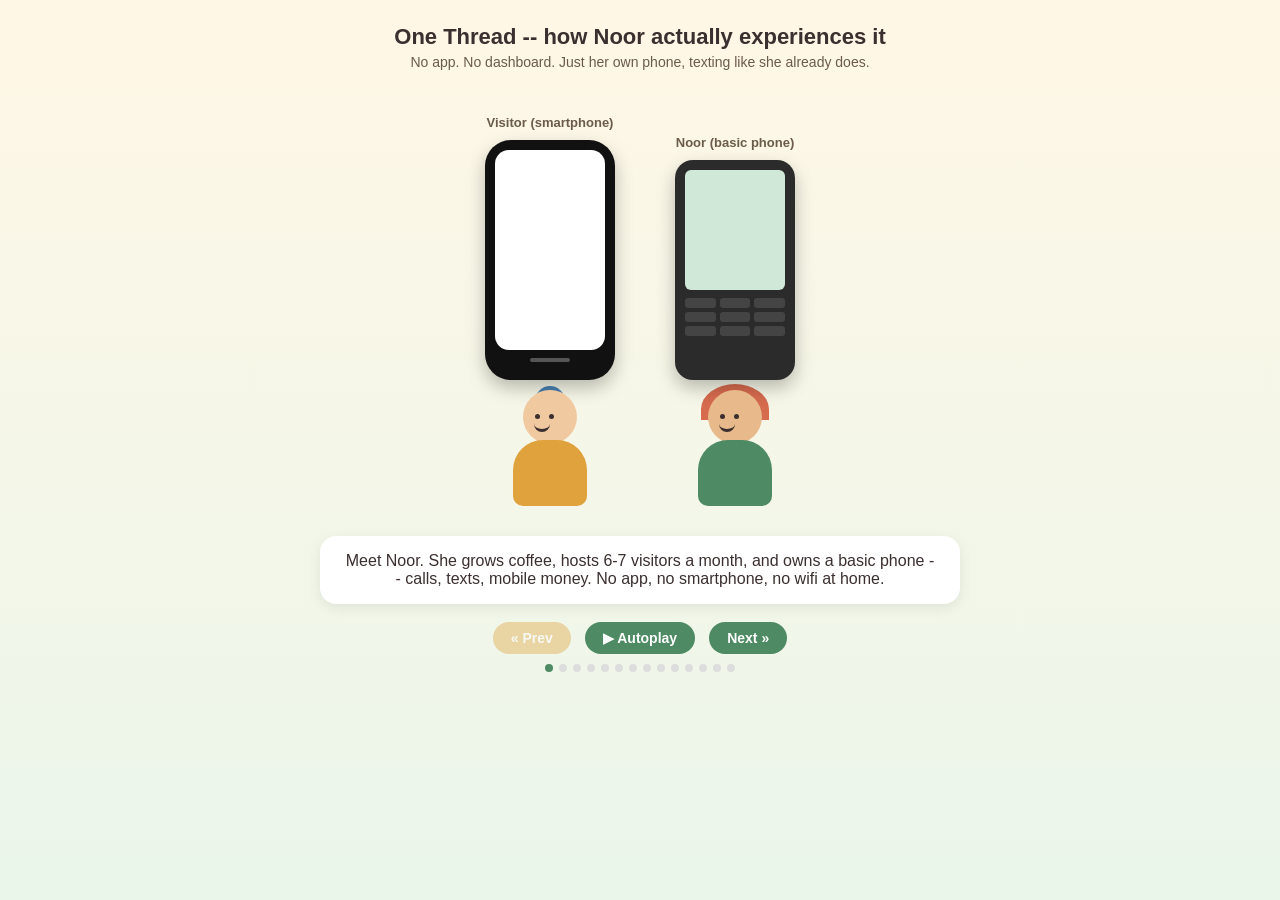
<file: index.html>
<!doctype html>
<html>
<head>
<meta charset="utf-8">
<title>One Thread -- How Noor experiences it</title>
<style>
  * { box-sizing: border-box; }
  body {
    margin: 0;
    font-family: -apple-system, "Segoe UI", sans-serif;
    background: linear-gradient(180deg, #fff7e6 0%, #eaf6ea 100%);
    color: #3b2f2f;
    display: flex;
    flex-direction: column;
    align-items: center;
    min-height: 100vh;
    padding: 24px;
  }
  h1 { font-size: 22px; margin: 0 0 4px; }
  .subtitle { color: #6b5b4a; margin-bottom: 20px; font-size: 14px; }

  .stage {
    display: flex;
    gap: 60px;
    align-items: flex-end;
    justify-content: center;
    width: 100%;
    max-width: 900px;
    min-height: 420px;
    position: relative;
  }

  .actor { display: flex; flex-direction: column; align-items: center; gap: 10px; }
  .actor-label { font-weight: 700; font-size: 13px; color: #6b5b4a; }

  /* --- cartoon character --- */
  .character { width: 90px; height: 120px; position: relative; }
  .head { width: 54px; height: 54px; background: #e8b98a; border-radius: 50%; position: absolute; top: 0; left: 18px; }
  .face-dot { width: 5px; height: 5px; background: #3b2f2f; border-radius: 50%; position: absolute; top: 24px; }
  .eye-l { left: 30px; } .eye-r { left: 44px; }
  .smile { width: 16px; height: 8px; border-bottom: 3px solid #3b2f2f; border-radius: 0 0 16px 16px; position: absolute; top: 34px; left: 29px; }
  .scarf { width: 68px; height: 36px; background: #d66b4e; border-radius: 50% 50% 0 0 / 70% 70% 0 0; position: absolute; top: -6px; left: 11px; z-index: -1; }
  .body-shape { width: 74px; height: 66px; background: #4e8a63; border-radius: 30px 30px 10px 10px; position: absolute; top: 50px; left: 8px; }
  .visitor-head { background: #f0c9a0; }
  .visitor-scarf { background: #4a80b0; border-radius: 50% 50% 50% 50% / 60% 60% 10% 10%; height: 20px; top: -2px; }
  .visitor-body { background: #e0a23c; }

  /* --- phones --- */
  .phone-basic {
    width: 120px; height: 220px; background: #2b2b2b; border-radius: 18px;
    padding: 10px 10px 16px; box-shadow: 0 8px 18px rgba(0,0,0,.25);
  }
  .phone-basic .screen {
    background: #cfe8d8; border-radius: 6px; height: 120px; padding: 6px;
    font-size: 10px; overflow: hidden; display: flex; flex-direction: column; gap: 4px;
  }
  .keypad { display: grid; grid-template-columns: repeat(3,1fr); gap: 4px; margin-top: 8px; }
  .keypad div { background: #444; height: 10px; border-radius: 3px; }

  .phone-smart {
    width: 130px; height: 240px; background: #111; border-radius: 26px;
    padding: 10px; box-shadow: 0 8px 18px rgba(0,0,0,.25);
  }
  .phone-smart .screen {
    background: #fff; border-radius: 14px; height: 200px; padding: 8px;
    font-size: 10px; overflow: hidden; display: flex; flex-direction: column; gap: 4px;
  }
  .home-bar { width: 40px; height: 4px; background: #555; border-radius: 2px; margin: 8px auto 0; }

  .bubble { max-width: 90%; padding: 5px 8px; border-radius: 10px; line-height: 1.3; animation: pop .25s ease; }
  .bubble.in { align-self: flex-start; background: #eee; }
  .bubble.out { align-self: flex-end; background: #c9f0c9; }
  .bubble .sub { display:block; color:#777; font-size:8.5px; margin-top:2px; }
  @keyframes pop { from { opacity:0; transform: scale(.85); } to { opacity:1; transform: scale(1); } }

  .badge {
    position: absolute; top: -14px; left: 50%; transform: translateX(-50%);
    background: #ffcf4d; color: #4a3200; font-size: 11px; font-weight: 700;
    padding: 4px 10px; border-radius: 12px; white-space: nowrap; box-shadow: 0 2px 6px rgba(0,0,0,.15);
  }
  .phone-wrap { position: relative; }

  .counter-row { display:flex; gap: 10px; justify-content:center; margin-top: 6px; }
  .dot3 { width: 22px; height: 22px; border-radius: 50%; border: 2px solid #4e8a63; display:flex; align-items:center; justify-content:center; font-size:11px; color:#4e8a63; font-weight:700; }
  .dot3.filled { background:#4e8a63; color:#fff; }

  .caption-box {
    margin-top: 26px; max-width: 640px; text-align: center;
    background: #fff; border-radius: 16px; padding: 16px 24px;
    box-shadow: 0 4px 14px rgba(0,0,0,.08); font-size: 16px; min-height: 48px;
  }

  .controls { margin-top: 18px; display: flex; align-items: center; gap: 14px; }
  button {
    font-family: inherit; font-size: 14px; font-weight: 700; border: none; border-radius: 20px;
    padding: 8px 18px; cursor: pointer; background: #4e8a63; color: #fff;
  }
  button.secondary { background: #e0a23c; }
  button:disabled { opacity: .4; cursor: default; }

  .dots { display: flex; gap: 6px; margin-top: 10px; }
  .dots span { width: 8px; height: 8px; border-radius: 50%; background: #ddd; cursor: pointer; }
  .dots span.active { background: #4e8a63; }
</style>
</head>
<body>

<h1>One Thread -- how Noor actually experiences it</h1>
<div class="subtitle">No app. No dashboard. Just her own phone, texting like she already does.</div>

<div class="stage">
  <div class="actor">
    <div class="actor-label">Visitor (smartphone)</div>
    <div class="phone-wrap">
      <div id="visitor-badge"></div>
      <div class="phone-smart"><div class="screen" id="visitor-screen"></div><div class="home-bar"></div></div>
    </div>
    <div class="character">
      <div class="scarf visitor-scarf" style="background:#4a80b0; border-radius:50%; width:30px; height:30px; top:-4px; left:30px;"></div>
      <div class="head visitor-head"></div>
      <div class="face-dot eye-l"></div><div class="face-dot eye-r"></div><div class="smile"></div>
      <div class="body-shape visitor-body"></div>
    </div>
  </div>

  <div class="actor">
    <div class="actor-label">Noor (basic phone)</div>
    <div class="phone-wrap">
      <div id="noor-badge"></div>
      <div class="phone-basic"><div class="screen" id="noor-screen"></div><div class="keypad"><div></div><div></div><div></div><div></div><div></div><div></div><div></div><div></div><div></div></div></div>
    </div>
    <div class="character">
      <div class="scarf"></div>
      <div class="head"></div>
      <div class="face-dot eye-l"></div><div class="face-dot eye-r"></div><div class="smile"></div>
      <div class="body-shape"></div>
    </div>
  </div>
</div>

<div class="caption-box" id="caption">Loading...</div>

<div class="controls">
  <button id="prevBtn" class="secondary">&laquo; Prev</button>
  <button id="playBtn">&#9654; Autoplay</button>
  <button id="nextBtn">Next &raquo;</button>
</div>
<div class="dots" id="dots"></div>

<script>
const scenes = [
  {
    caption: "Meet Noor. She grows coffee, hosts 6-7 visitors a month, and owns a basic phone -- calls, texts, mobile money. No app, no smartphone, no wifi at home.",
    noor: [], visitor: []
  },
  {
    caption: "A tourist finds her farm by word of mouth and texts her number for the first time -- in English.",
    noor: [], visitor: [{side:'out', text:'Hello, can I visit the farm?'}]
  },
  {
    caption: "The message arrives on Noor's phone already translated to Arabic -- before she even opens it. No app, no one else has to help her read it.",
    noor: [{side:'in', text:'مرحبا، هل يمكنني زيارة المزرعة؟', sub:'(auto-translated from English)'}],
    visitor: [{side:'out', text:'Hello, can I visit the farm?'}]
  },
  {
    caption: "The visitor asks to come during her busiest pruning week.",
    noor: [{side:'in', text:'مرحبا، هل يمكنني زيارة المزرعة؟', sub:'(auto-translated from English)'}],
    visitor: [{side:'out', text:'Hello, can I visit the farm?'}, {side:'out', text:'Can I come Oct 20, with 2 friends?'}]
  },
  {
    caption: "The tool checks her own calendar first. It does NOT auto-confirm -- it asks Noor, because that week matters to her farm.",
    badgeNoor: '⚠️ Protected week',
    noor: [{side:'in', text:'مرحبا، هل يمكنني زيارة المزرعة؟', sub:'(auto-translated from English)'},
           {side:'in', text:'طلب حجز: 20 أكتوبر، ضيفان. هذا الأسبوع عادة أسبوع تقليم. هل ما زلتِ تريدين الاستضافة، أم تقترحين تاريخًا آخر؟ ردي بـ نعم أو لا.'}],
    visitor: [{side:'out', text:'Hello, can I visit the farm?'}, {side:'out', text:'Can I come Oct 20, with 2 friends?'}]
  },
  {
    caption: "Noor just replies like any normal text message. No login, no app to learn.",
    noor: [{side:'in', text:'مرحبا، هل يمكنني زيارة المزرعة؟', sub:'(auto-translated from English)'},
           {side:'in', text:'طلب حجز: 20 أكتوبر، ضيفان. هذا الأسبوع عادة أسبوع تقليم. هل ما زلتِ تريدين الاستضافة، أم تقترحين تاريخًا آخر؟ ردي بـ نعم أو لا.'},
           {side:'out', text:'نعم'}],
    visitor: [{side:'out', text:'Hello, can I visit the farm?'}, {side:'out', text:'Can I come Oct 20, with 2 friends?'}]
  },
  {
    caption: "The visitor gets an instant confirmation -- only because Noor said yes.",
    noor: [{side:'in', text:'مرحبا، هل يمكنني زيارة المزرعة؟', sub:'(auto-translated from English)'},
           {side:'in', text:'طلب حجز: 20 أكتوبر، ضيفان. هذا الأسبوع عادة أسبوع تقليم. هل ما زلتِ تريدين الاستضافة، أم تقترحين تاريخًا آخر؟ ردي بـ نعم أو لا.'},
           {side:'out', text:'نعم'}],
    visitor: [{side:'out', text:'Hello, can I visit the farm?'}, {side:'out', text:'Can I come Oct 20, with 2 friends?'},
              {side:'in', text:'Confirmed! See you on Oct 20.'}]
  },
  {
    caption: "A day or two after the visit, one light question goes out automatically -- through the same thread, nothing new to set up.",
    noor: [],
    visitor: [{side:'in', text:"Thanks for visiting! What's one thing you'd want a friend to know?"}]
  },
  {
    caption: "The visitor's reply mentions someone who wasn't there.",
    noor: [],
    visitor: [{side:'in', text:"Thanks for visiting! What's one thing you'd want a friend to know?"},
              {side:'out', text:'My friend also wants to visit the farm!'}]
  },
  {
    caption: "Noor didn't have to ask or check anything. A ready-to-send invite shows up on her phone, on its own.",
    badgeNoor: '📨 Unprompted: referral ready',
    noor: [{side:'in', text:'أحد الزوار ذكر صديقًا يريد الزيارة. دعوة جاهزة للإرسال -- هل أرسلها؟ ردي بـ نعم أو لا.'}],
    visitor: []
  },
  {
    caption: "Over the season, one visitor mentions wanting to buy her coffee beans. One comment alone isn't acted on -- it's just logged.",
    counter: 1,
    noor: [], visitor: []
  },
  {
    caption: "A second, different visitor says almost the same thing.",
    counter: 2,
    noor: [], visitor: []
  },
  {
    caption: "A third visitor says it too. Only now -- a real, repeating pattern -- does Noor hear about it.",
    counter: 3,
    badgeNoor: '☕ 3rd time -- now a real proposal',
    noor: [{side:'in', text:'3 زوار سألوا الآن عن بيع حبوب القهوة الخاصة بك. هل تريدين تقديمها كخدمة حقيقية -- بسعرك وموعدك؟ ردي بـ نعم أو لا.'}],
    visitor: []
  },
  {
    caption: "No dashboard. No app to learn. Just her own phone, texting like she always has -- now with translation, memory of her calendar, and a sense of which question she should be asking.",
    noor: [], visitor: []
  }
];

let i = 0;
let playing = false;
let timer = null;

const noorScreen = document.getElementById('noor-screen');
const visitorScreen = document.getElementById('visitor-screen');
const caption = document.getElementById('caption');
const noorBadge = document.getElementById('noor-badge');
const visitorBadge = document.getElementById('visitor-badge');
const dotsEl = document.getElementById('dots');

scenes.forEach((_, idx) => {
  const d = document.createElement('span');
  d.onclick = () => { stop(); i = idx; render(); };
  dotsEl.appendChild(d);
});

function bubbleHTML(m) {
  return `<div class="bubble ${m.side === 'out' ? 'out' : 'in'}">${m.text}${m.sub ? `<span class="sub">${m.sub}</span>` : ''}</div>`;
}

function counterHTML(n) {
  let html = '<div class="counter-row">';
  for (let k = 1; k <= 3; k++) {
    html += `<div class="dot3 ${k <= n ? 'filled' : ''}">${k <= n ? '✓' : k}</div>`;
  }
  html += '</div><div style="text-align:center;font-size:10px;margin-top:4px;">coffee bean mentions</div>';
  return html;
}

function render() {
  const s = scenes[i];
  noorScreen.innerHTML = (s.noor || []).map(bubbleHTML).join('');
  visitorScreen.innerHTML = (s.visitor || []).map(bubbleHTML).join('');
  if (s.counter) {
    visitorScreen.innerHTML = counterHTML(s.counter);
  }
  noorBadge.innerHTML = s.badgeNoor ? `<div class="badge">${s.badgeNoor}</div>` : '';
  visitorBadge.innerHTML = s.badgeVisitor ? `<div class="badge">${s.badgeVisitor}</div>` : '';
  caption.textContent = s.caption;
  document.getElementById('prevBtn').disabled = i === 0;
  document.getElementById('nextBtn').disabled = i === scenes.length - 1;
  [...dotsEl.children].forEach((d, idx) => d.classList.toggle('active', idx === i));
}

function next() { if (i < scenes.length - 1) { i++; render(); } else { stop(); } }
function prev() { if (i > 0) { i--; render(); } }

function play() {
  playing = true;
  document.getElementById('playBtn').textContent = '⏸ Pause';
  timer = setInterval(() => {
    if (i >= scenes.length - 1) { stop(); return; }
    next();
  }, 3200);
}
function stop() {
  playing = false;
  document.getElementById('playBtn').textContent = '▶ Autoplay';
  clearInterval(timer);
}

document.getElementById('nextBtn').onclick = () => { stop(); next(); };
document.getElementById('prevBtn').onclick = () => { stop(); prev(); };
document.getElementById('playBtn').onclick = () => { playing ? stop() : play(); };

render();
</script>
</body>
</html>
</file>
